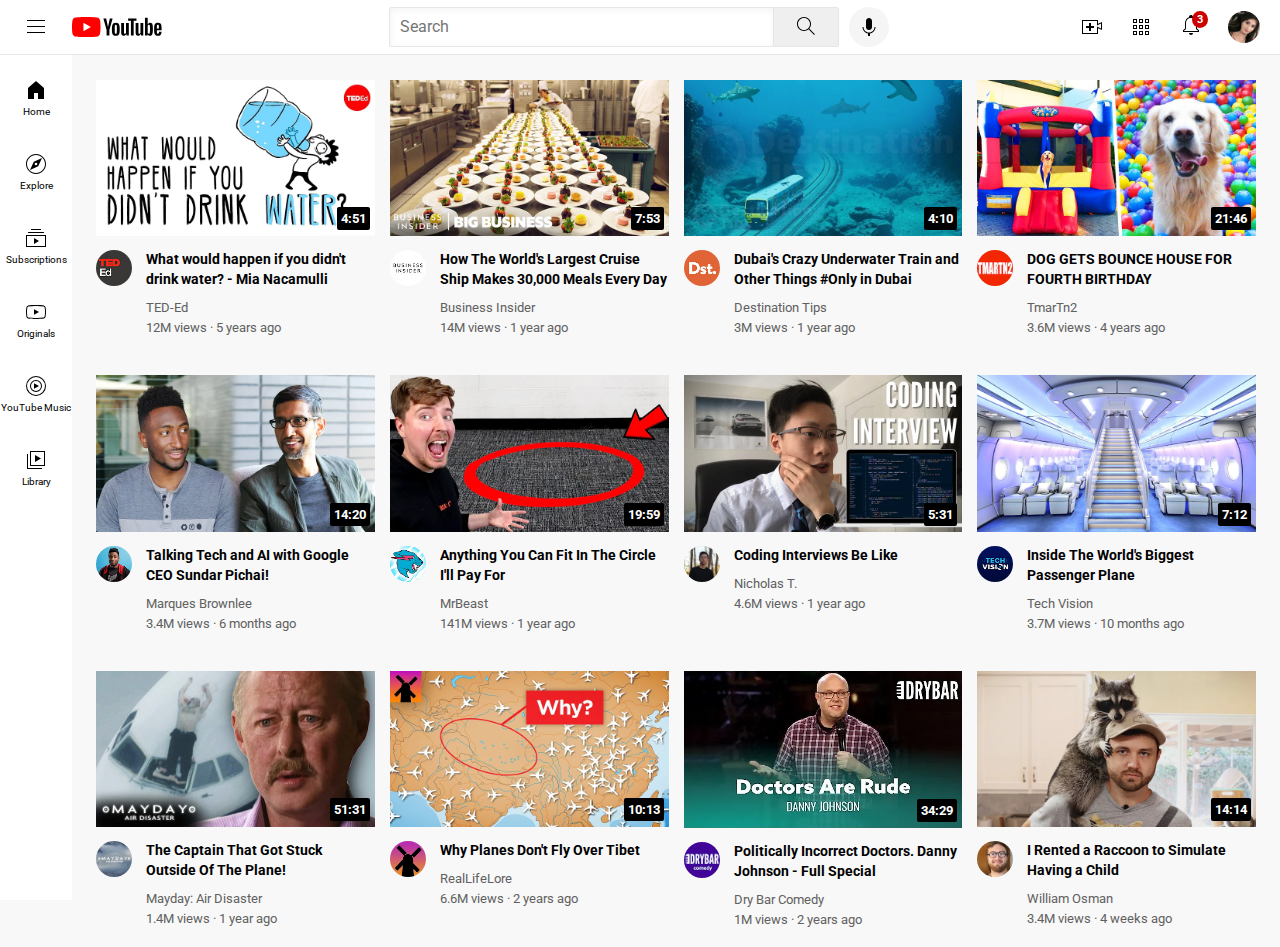
<file: index.html>
<!DOCTYPE html>
<html lang="en">
<head>
    <meta charset="UTF-8">
    <meta http-equiv="X-UA-Compatible" content="IE=edge">
    <meta name="viewport" content="width=device-width, initial-scale=1.0">
    <title>YouTube Clone</title>

    <!-- CSS Styles -->
    <link rel="stylesheet" href="styles/general.css">
    <link rel="stylesheet" href="styles/header.css">
    <link rel="stylesheet" href="styles/sidebar.css">
    <link rel="stylesheet" href="styles/main.css">
    <link rel="stylesheet" href="styles/media-queries.css">

    <!-- FONT -->
    <link rel="preconnect" href="https://fonts.googleapis.com">
    <link rel="preconnect" href="https://fonts.gstatic.com" crossorigin>
    <link href="https://fonts.googleapis.com/css2?family=Roboto:wght@400;700&display=swap" rel="stylesheet">
</head>
<body>
    <!-- HEADER -->
    <div class="header">
        <div class="left-section">
            <img class="icon hamburger-icon" src="images/icons/hamburger-menu.svg">
            <img class="logo" src="images/youtube-logo.svg" alt="youtube logo">
        </div>

        <div class="middle-section">
            <input class="search-bar" type="search" placeholder="Search">
            <button class="search-button">
                <img class="icon" src="images/icons/search.svg">
            </button>
            <button class="voice-search-button">
                <img class="icon" src="images/icons/voice-search-icon.svg">
            </button>
        </div>

        <div class="right-section">
            <img class="icon" src="images/icons/upload.svg">
            <img class="icon" src="images/icons/youtube-apps.svg">
            <div class="notifications-icon-container">
                <img class="icon" src="images/icons/notifications.svg">
                <div class="notifications-counter">3</div>
            </div>
            <img class="current-user" src="images/profile-picture.jpeg">
        </div>
    </div>

    <!-- SIDEBAR -->
    <div class="sidebar">
        <div class="sidebar-link">
            <img class="icon" src="images/icons/home.svg">
            <div>Home</div>
        </div>
        <div class="sidebar-link">
            <img class="icon" src="images/icons/explore.svg">
            <div>Explore</div>
        </div>
        <div class="sidebar-link">
            <img class="icon" src="images/icons/subscriptions.svg">
            <div>Subscriptions</div>
        </div>
        <div class="sidebar-link">
            <img class="icon" src="images/icons/originals.svg">
            <div>Originals</div>
        </div>
        <div class="sidebar-link">
            <img class="icon" src="images/icons/youtube-music.svg">
            <div>YouTube Music</div>
        </div>
        <div class="sidebar-link">
            <img class="icon" src="images/icons/library.svg">
            <div>Library</div>
        </div>
    </div>

    <!-- MAIN CONTENT -->
    <div class="video-grid">
        <div class="video-preview">
            <div class="thumbnail-row">
                <img class="thumbnail" src="images/thumbnails/thumbnail-1.webp">
                <div class="video-time">4:51</div>
            </div>
            <div class="video-info-grid">
                <div class="channel-picture">
                    <img class="profile-picture" src="images/profile-pictures/channel-1.jpeg">
                </div>
                <div class="video-info">
                    <p class="video-title">What would happen if you didn't drink water? - Mia Nacamulli</p>
                    <p class="video-author">TED-Ed</p>
                    <p class="video-stats">12M views &#183; 5 years ago</p>
                </div>
            </div>
        </div>

        <div class="video-preview">
            <div class="thumbnail-row">
                <img class="thumbnail" src="images/thumbnails/thumbnail-2.webp">
                <div class="video-time">7:53</div>
            </div>
            <div class="video-info-grid">
                <div class="channel-picture">
                    <img class="profile-picture" src="images/profile-pictures/channel-2.jpeg">
                </div>
                <div class="video-info">
                    <p class="video-title">How The World's Largest Cruise Ship Makes 30,000 Meals Every Day</p>
                    <p class="video-author">Business Insider</p>
                    <p class="video-stats">14M views &#183; 1 year ago</p>
                </div>
            </div>
        </div>

        <div class="video-preview">
            <div class="thumbnail-row">
                <img class="thumbnail" src="images/thumbnails/thumbnail-3.webp">
                <div class="video-time">4:10</div>
            </div>
            <div class="video-info-grid">
                <div class="channel-picture">
                    <img class="profile-picture" src="images/profile-pictures/channel-3.jpeg">
                </div>
                <div class="video-info">
                    <p class="video-title">Dubai's Crazy Underwater Train and Other Things #Only in Dubai</p>
                    <p class="video-author">Destination Tips</p>
                    <p class="video-stats">3M views &#183; 1 year ago</p>
                </div>
            </div>
        </div>
        
        <div class="video-preview">
            <div class="thumbnail-row">
                <img class="thumbnail" src="images/thumbnails/thumbnail-4.webp">
                <div class="video-time">21:46</div>
            </div>
            <div class="video-info-grid">
                <div class="channel-picture">
                    <img class="profile-picture" src="images/profile-pictures/channel-4.jpeg">
                </div>
                <div class="video-info">
                    <p class="video-title">DOG GETS BOUNCE HOUSE FOR FOURTH BIRTHDAY</p>
                    <p class="video-author">TmarTn2</p>
                    <p class="video-stats">3.6M views &#183; 4 years ago</p>
                </div>
            </div>
        </div>

        <div class="video-preview">
            <div class="thumbnail-row">
                <img class="thumbnail" src="images/thumbnails/thumbnail-5.webp">
                <div class="video-time">14:20</div>
            </div>
            <div class="video-info-grid">
                <div class="channel-picture">
                    <img class="profile-picture" src="images/profile-pictures/channel-5.jpeg">
                </div>
                <div class="video-info">
                    <p class="video-title">Talking Tech and AI with Google CEO Sundar Pichai!</p>
                    <p class="video-author">Marques Brownlee</p>
                    <p class="video-stats">3.4M views &#183; 6 months ago</p>
                </div>
            </div>
        </div>

        <div class="video-preview">
            <div class="thumbnail-row">
                <img class="thumbnail" src="images/thumbnails/thumbnail-6.webp">
                <div class="video-time">19:59</div>
            </div>
            <div class="video-info-grid">
                <div class="channel-picture">
                    <img class="profile-picture" src="images/profile-pictures/channel-6.jpeg">
                </div>
                <div class="video-info">
                    <p class="video-title">Anything You Can Fit In The Circle I'll Pay For</p>
                    <p class="video-author">MrBeast</p>
                    <p class="video-stats">141M views &#183; 1 year ago</p>
                </div>
            </div>
        </div>

        <div class="video-preview">
            <div class="thumbnail-row">
                <img class="thumbnail" src="images/thumbnails/thumbnail-7.webp">
                <div class="video-time">5:31</div>
            </div>
            <div class="video-info-grid">
                <div class="channel-picture">
                    <img class="profile-picture" src="images/profile-pictures/channel-7.jpeg">
                </div>
                <div class="video-info">
                    <p class="video-title">Coding Interviews Be Like</p>
                    <p class="video-author">Nicholas T.</p>
                    <p class="video-stats">4.6M views &#183; 1 year ago</p>
                </div>
            </div>
        </div>
        
        <div class="video-preview">
            <div class="thumbnail-row">
                <img class="thumbnail" src="images/thumbnails/thumbnail-8.webp">
                <div class="video-time">7:12</div>
            </div>
            <div class="video-info-grid">
                <div class="channel-picture">
                    <img class="profile-picture" src="images/profile-pictures/channel-8.jpeg">
                </div>
                <div class="video-info">
                    <p class="video-title">Inside The World's Biggest Passenger Plane</p>
                    <p class="video-author">Tech Vision</p>
                    <p class="video-stats">3.7M views &#183; 10 months ago</p>
                </div>
            </div>
        </div>

        <div class="video-preview">
            <div class="thumbnail-row">
                <img class="thumbnail" src="images/thumbnails/thumbnail-9.webp">
                <div class="video-time">51:31</div>
            </div>
            <div class="video-info-grid">
                <div class="channel-picture">
                    <img class="profile-picture" src="images/profile-pictures/channel-9.jpeg">
                </div>
                <div class="video-info">
                    <p class="video-title">The Captain That Got Stuck Outside Of The Plane!</p>
                    <p class="video-author">Mayday: Air Disaster</p>
                    <p class="video-stats">1.4M views &#183; 1 year ago</p>
                </div>
            </div>
        </div>

        <div class="video-preview">
            <div class="thumbnail-row">
                <img class="thumbnail" src="images/thumbnails/thumbnail-10.webp">
                <div class="video-time">10:13</div>
            </div>
            <div class="video-info-grid">
                <div class="channel-picture">
                    <img class="profile-picture" src="images/profile-pictures/channel-10.jpeg">
                </div>
                <div class="video-info">
                    <p class="video-title">Why Planes Don't Fly Over Tibet</p>
                    <p class="video-author">RealLifeLore</p>
                    <p class="video-stats">6.6M views &#183; 2 years ago</p>
                </div>
            </div>
        </div>

        <div class="video-preview">
            <div class="thumbnail-row">
                <img class="thumbnail" src="images/thumbnails/thumbnail-11.webp">
                <div class="video-time">34:29</div>
            </div>
            <div class="video-info-grid">
                <div class="channel-picture">
                    <img class="profile-picture" src="images/profile-pictures/channel-11.jpeg">
                </div>
                <div class="video-info">
                    <p class="video-title">Politically Incorrect Doctors. Danny Johnson - Full Special</p>
                    <p class="video-author">Dry Bar Comedy</p>
                    <p class="video-stats">1M views &#183; 2 years ago</p>
                </div>
            </div>
        </div>

        <div class="video-preview">
            <div class="thumbnail-row">
                <img class="thumbnail" src="images/thumbnails/thumbnail-12.webp">
                <div class="video-time">14:14</div>
            </div>
            <div class="video-info-grid">
                <div class="channel-picture">
                    <img class="profile-picture" src="images/profile-pictures/channel-12.jpeg">
                </div>
                <div class="video-info">
                    <p class="video-title">I Rented a Raccoon to Simulate Having a Child</p>
                    <p class="video-author">William Osman</p>
                    <p class="video-stats">3.4M views &#183; 4 weeks ago</p>
                </div>
            </div>
        </div>
    </div>
</body>
</html>
</file>
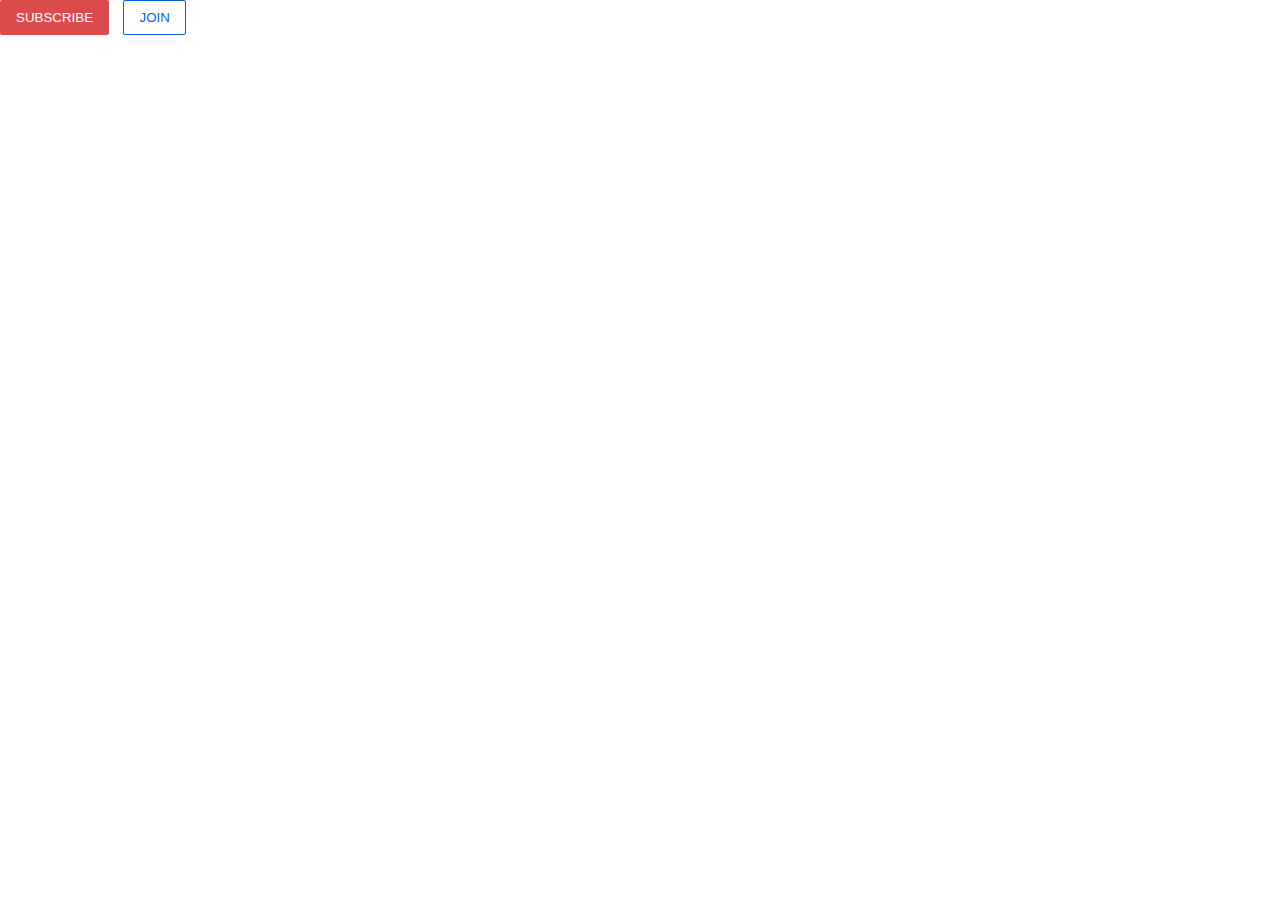
<file: buttons-exercise/buttons.html>
<!DOCTYPE html>
<html lang="en">
<head>
    <meta charset="UTF-8">
    <meta http-equiv="X-UA-Compatible" content="IE=edge">
    <meta name="viewport" content="width=device-width, initial-scale=1.0">
    <title>YouTube Buttons</title>
    <link rel="stylesheet" href="buttons.css">
</head>
<body>
    <button class="subscribe-button">SUBSCRIBE</button>
    <button class="join-button">JOIN</button>
</body>
</html>
</file>
<file: styles/general.css>
/* ========== GENERAL STYLES ========== */
:root {
    --text-color: rgb(96, 96, 96);
    --body-color: rgb(248, 248, 248);
    --button-color: rgb(245, 245, 245);
    --hover-color: rgb(240, 240, 240);
    --border-color: rgb(230, 230, 230);
    --text-font: 'Roboto', Arial, sans-serif;
}

* {
    margin: 0;
    padding: 0;
    box-sizing: border-box;
    font-family: var(--text-font);
}

body {
    background-color: var(--body-color);
    padding-top: 80px;
    padding-left: 96px;
    padding-right: 24px;
    padding-bottom: 20px;
}
</file>
<file: styles/header.css>
/* ========== HEADER STYLES ========== */
.header {
    height: 55px;

    display: flex;
    flex-direction: row;
    justify-content: space-between;
    align-items: center;

    position: fixed;
    top: 0;
    left: 0;
    right: 0;
    z-index: 100;

    background-color: white;
    border-bottom: 1px solid var(--border-color);
}

.left-section {
    display: flex;
    align-items: center;
}

.icon {
    height: 24px;
}

.icon:hover,
.logo:hover,
.current-user:hover,
button:hover {
    cursor: pointer;
}

.hamburger-icon {
    margin-left: 24px;
    margin-right: 24px;
}

.logo {
    height: 20px;
}

.middle-section {
    display: flex;
    align-items: center;
    flex: 1;
    max-width: 500px;
    margin-left: 70px;
    margin-right: 35px;
}

.search-bar {
    flex: 1;
    height: 40px;
    padding-left: 10px;
    border: 1px solid var(--border-color);
    border-radius: 2px;
    box-shadow: inset 1px 2px 7px rgba(0, 0, 0, 0.05);
    width: 0;
}

.search-bar::placeholder {
    font-size: 1rem;
}

.search-bar:focus {
    outline: 1px solid var(--border-color);
}

.search-button {
    height: 40px;
    width: 66px;
    border: 1px solid var(--border-color);
    border-top-right-radius: 2px;
    border-bottom-right-radius: 2px;
    margin-left: -1px;
    margin-right: 10px;
}

.search-button > img {
    margin: 5px auto;
}

.voice-search-button {
    height: 40px;
    width: 40px;
    border: none;
    border-radius: 50%;
    background-color: var(--button-color);
}

.voice-search-button > img {
    margin: 8px auto;
}

.right-section {
    display: flex;
    align-items: center;
    justify-content: space-between;
    flex-shrink: 0;
    width: 180px;
    margin-right: 20px;
}

.notifications-icon-container {
    position: relative;
}

.notifications-counter {
    position: absolute;
    top: -2px;
    right: -5px;

    background-color: rgb(204, 0, 0);
    color: white;
    font-size: 0.7rem;
    font-weight: bold;
    padding: 2px 5px;
    border-radius: 50%;
}

.current-user {
    height: 32px;
    border-radius: 50%;
}
</file>
<file: styles/sidebar.css>
/* ========== SIDEBAR STYLES ========== */
.sidebar {
    background-color: white;
    position: fixed;
    left: 0;
    bottom: 0;
    top: 55px;
    width: 72px;
    padding-top: 5px;

    z-index: 200;
}

.sidebar-link {
    height: 74px;
    display: flex;
    flex-direction: column;
    justify-content: center;
    align-items: center;
}

.sidebar-link:hover {
    background-color: var(--hover-color);
    cursor: pointer;
}

.sidebar-link img {
    margin-bottom: 4px;
}

.sidebar-link div {
    font-size: 0.6rem;
}
</file>
<file: styles/main.css>
/* ========== MAIN CONTENT ========== */
.video-grid {
    display: grid;
    grid-template-columns: 1fr 1fr 1fr;
    column-gap: 15px;
    row-gap: 40px;
}

.thumbnail-row {
    margin-bottom: 10px;
    position: relative;
}

.thumbnail {
    width: 100%;
}

.thumbnail:hover,
.profile-picture:hover,
.video-title:hover,
.video-author:hover {
    cursor: pointer;
}

.video-info-grid {
    display: grid;
    grid-template-columns: 50px 1fr;
}

.profile-picture {
    width: 36px;
    border-radius: 50%;
}

.video-title {
    font-size: 0.9rem;
    font-weight: bold;
    line-height: 20px;
    margin-bottom: 10px;
}

.video-author {
    font-size: 0.8rem;
    color: var(--text-color);
    margin-bottom: 5px;
}

.video-stats {
    font-size: 0.8rem;
    color: var(--text-color);
}

.video-time {
    background-color: black;
    color: white;
    position: absolute;
    bottom: 10px;
    right: 5px;
    font-size: 0.8rem;
    font-weight: bold;
    padding: 4px;
    border-radius: 2px;
}
</file>
<file: styles/media-queries.css>
/* ========== MEDIA QUERIES FOR RESPONSIVENESS ========== */
/* Typical Device Breakpoints
Small screens: 600px and down
Phone: 600px - 768px
Tablet: 768px - 992px
Desktop: 992px - 1200px
Large screens: 1200px and up
*/

/* SMALL SCREENS */
@media screen and (max-width: 600px) {
    
    .video-grid {
        grid-template-columns: 1fr;
    }

    /* Makes header more responsive for smaller screens */

    .left-section {
        width: 100px;
    }

    .middle-section {
        flex-grow: 0;
    }

    .search-bar {
        display: none;
    }

    .search-button {
        background-color: var(--button-color);
        height: 40px;
        width: 40px;
        border: none;
        border-radius: 4px;
    }

    .voice-search-button {
        margin-right: -40px;
    }

    .right-section {
        width: 140px;
    }
}

/* PHONE */
@media screen and (min-width: 600px) and (max-width: 768px) {
    
    .video-grid {
        grid-template-columns: 1fr 1fr;
    }
}

/* TABLET */
@media screen and (min-width: 768px) and (max-width: 992px) {
    
    .video-grid {
        grid-template-columns: 1fr 1fr 1fr;
    }
}

/* DESKTOP & TV */
@media screen and (min-width: 992px) {
    
    .video-grid {
        grid-template-columns: 1fr 1fr 1fr 1fr;
    }
}
</file>
<file: buttons-exercise/buttons.css>
:root {
    --main-color: rgb(204, 0, 0);
    --blank-color: white;
    --blue-color: rgb(6, 95, 212);
    --text-color: rgb(96, 96, 96);
    --text-font: 'Roboto', sans-serif;
}

* {
    margin: 0;
    padding: 0;
    box-sizing: border-box;
    font-family: var(--text-font);
}

.subscribe-button {
    background-color: var(--main-color);
    color: var(--blank-color);
    padding: 10px 16px;
    border: none;
    border-radius: 2px;
    cursor: pointer;
    margin-right: 10px;

    transition: opacity 0.15s;
}

.subscribe-button:hover {
    opacity: 0.7;
}

.subscribe-button:active {
    opacity: 0.5;
}

.join-button {
    background-color: var(--blank-color);
    color: var(--blue-color);
    padding: 9px 15px;
    border: 1px solid var(--blue-color);
    border-radius: 2px;
    cursor: pointer;

    transition: background-color 0.15s, color 0.15s;
}

.join-button:hover {
    background-color: var(--blue-color);
    color: var(--blank-color);
}

.join-button:active {
    opacity: 0.5;
}
</file>
